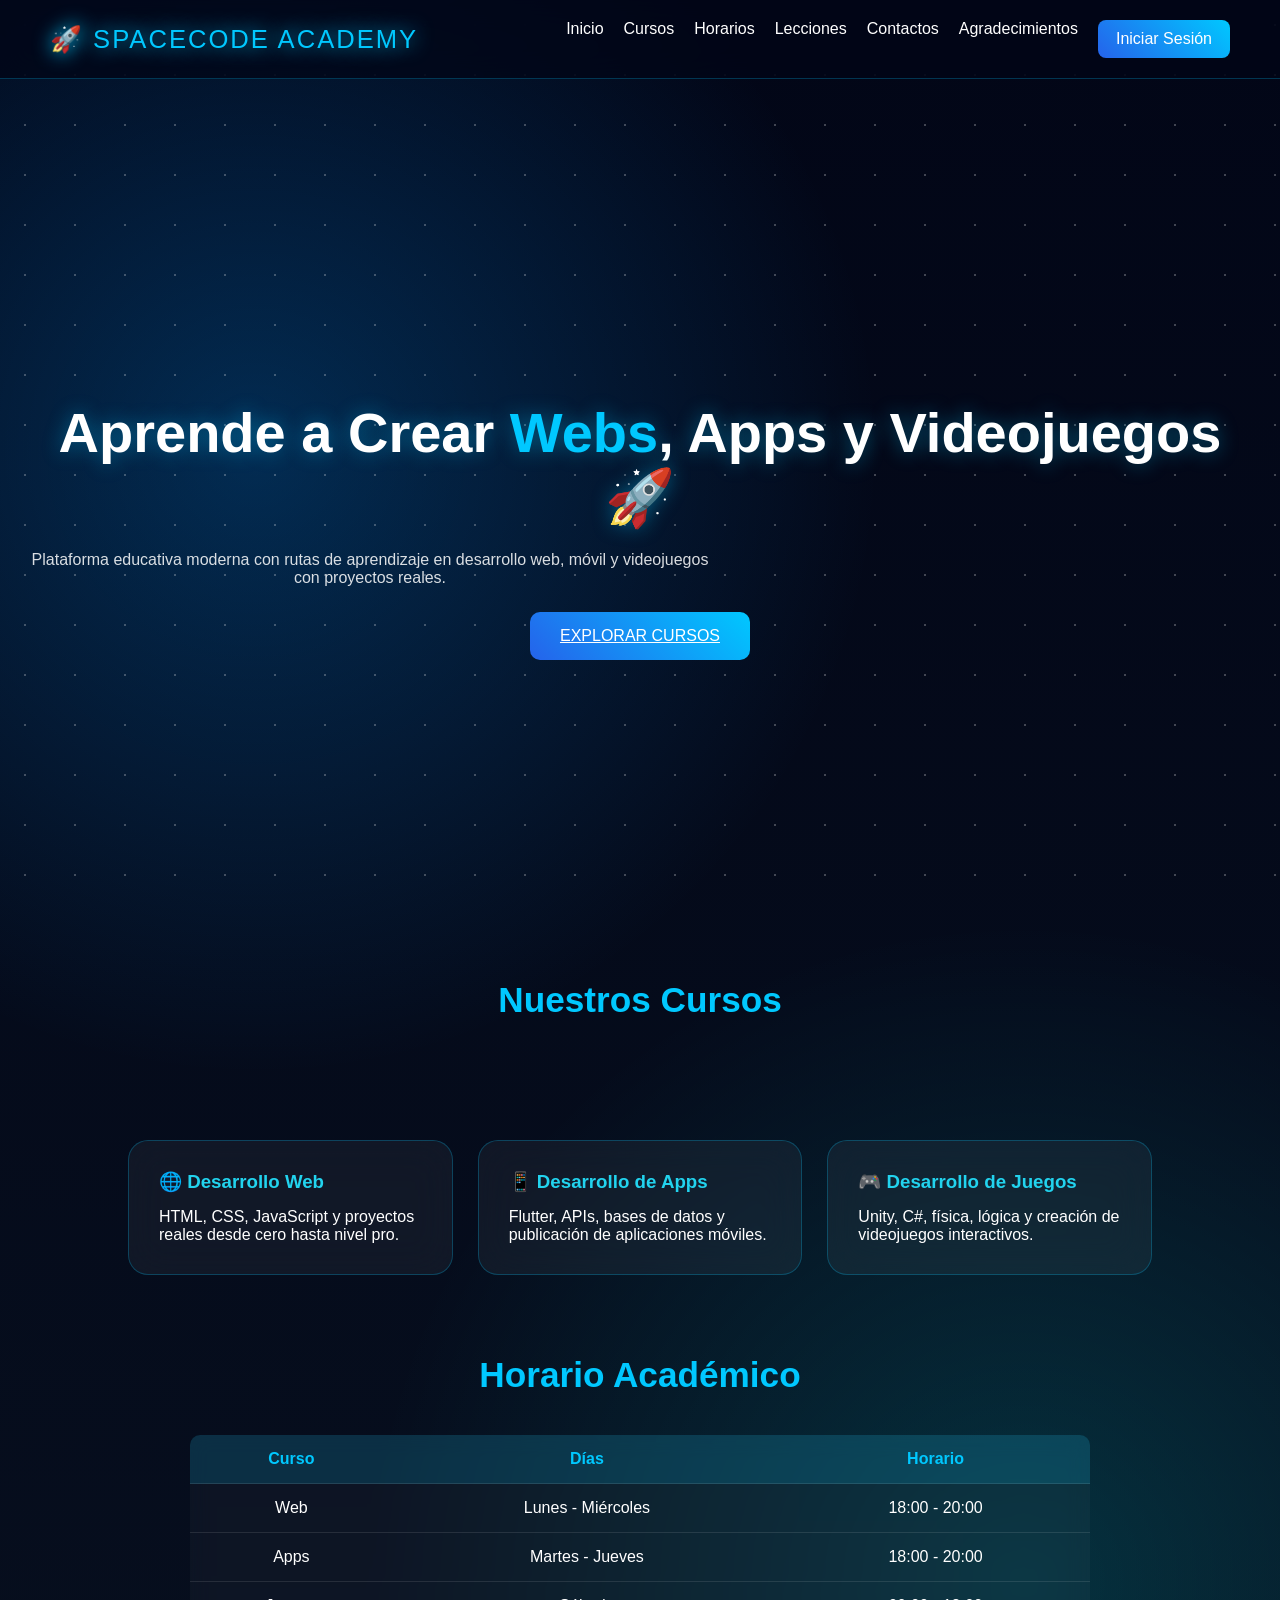
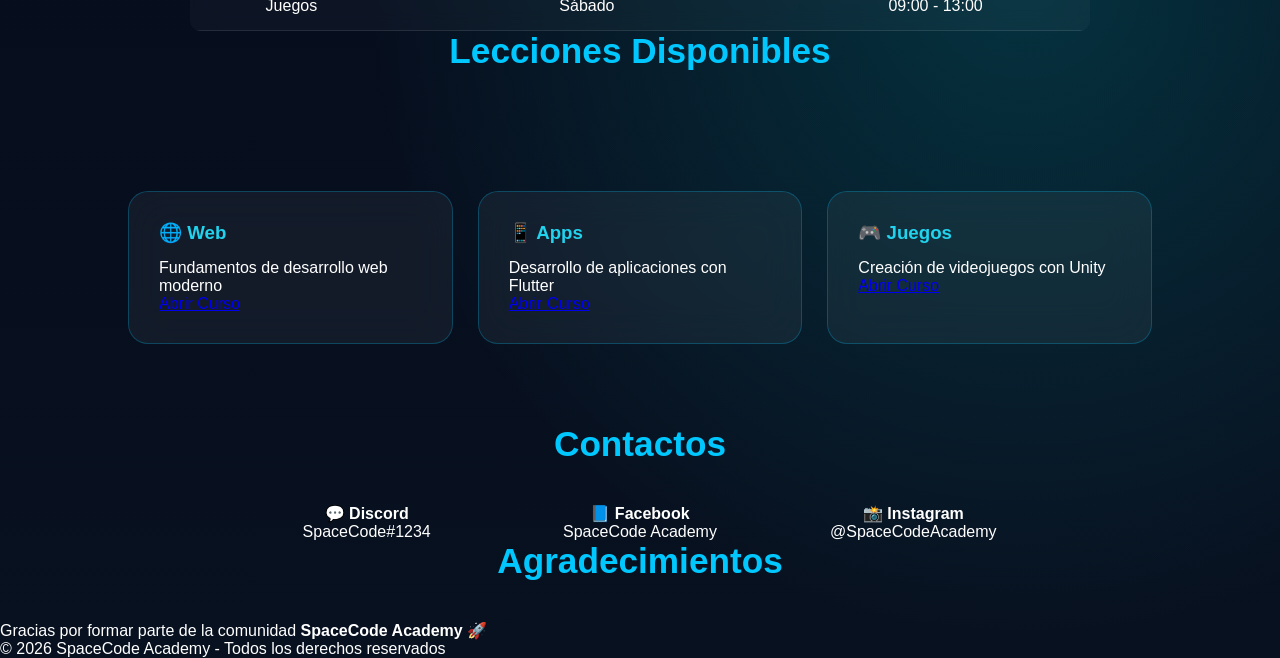
<file: index.html>
<!DOCTYPE html>
<html lang="es">

<head>
<meta charset="UTF-8">
<meta name="viewport" content="width=device-width, initial-scale=1.0">
<title>SpaceCode Academy</title>
<link rel="stylesheet" href="estilysh.css">
</head>

<body>

<div class="stars"></div>

<header>

<div class="logo">🚀 SpaceCode Academy</div>

<nav>
<a href="#inicio">Inicio</a>
<a href="#cursos">Cursos</a>
<a href="#horarios">Horarios</a>
<a href="#lecciones">Lecciones</a>
<a href="#contactos">Contactos</a>
<a href="#agradecimientos">Agradecimientos</a>

<a href="login.html" class="login-btn">Iniciar Sesión</a>
</nav>

</header>

<!-- HERO MEJORADO -->
<section id="inicio" class="hero">

<div class="hero-content">

<h1>
Aprende a Crear <span style="color:#00c8ff;">Webs</span>, Apps y Videojuegos 🚀
</h1>

<p>
Plataforma educativa moderna con rutas de aprendizaje en desarrollo web, móvil y videojuegos con proyectos reales.
</p>

<a href="#cursos" class="btn-primary">
Explorar Cursos
</a>

</div>

</section>

<!-- CURSOS -->
<section id="cursos">

<h2>Nuestros Cursos</h2>

<div class="cards">

<div class="card">
<h3>🌐 Desarrollo Web</h3>
<p>HTML, CSS, JavaScript y proyectos reales desde cero hasta nivel pro.</p>
</div>

<div class="card">
<h3>📱 Desarrollo de Apps</h3>
<p>Flutter, APIs, bases de datos y publicación de aplicaciones móviles.</p>
</div>

<div class="card">
<h3>🎮 Desarrollo de Juegos</h3>
<p>Unity, C#, física, lógica y creación de videojuegos interactivos.</p>
</div>

</div>

</section>

<!-- HORARIOS -->
<section id="horarios">

<h2>Horario Académico</h2>

<div style="overflow-x:auto;">

<table>

<tr>
<th>Curso</th>
<th>Días</th>
<th>Horario</th>
</tr>

<tr>
<td>Web</td>
<td>Lunes - Miércoles</td>
<td>18:00 - 20:00</td>
</tr>

<tr>
<td>Apps</td>
<td>Martes - Jueves</td>
<td>18:00 - 20:00</td>
</tr>

<tr>
<td>Juegos</td>
<td>Sábado</td>
<td>09:00 - 13:00</td>
</tr>

</table>

</div>

</section>

<!-- LECCIONES -->
<section id="lecciones">

<h2>Lecciones Disponibles</h2>

<div class="cards">

<div class="card">
<h3>🌐 Web</h3>
<p>Fundamentos de desarrollo web moderno</p>
<a href="leccion_web.html">Abrir Curso</a>
</div>

<div class="card">
<h3>📱 Apps</h3>
<p>Desarrollo de aplicaciones con Flutter</p>
<a href="leccion_apps.html">Abrir Curso</a>
</div>

<div class="card">
<h3>🎮 Juegos</h3>
<p>Creación de videojuegos con Unity</p>
<a href="leccion_juegos.html">Abrir Curso</a>
</div>

</div>

</section>

<!-- CONTACTOS -->
<section id="contactos">

<h2>Contactos</h2>

<div class="contact-grid">

<div>
<strong>💬 Discord</strong><br>
SpaceCode#1234
</div>

<div>
<strong>📘 Facebook</strong><br>
SpaceCode Academy
</div>

<div>
<strong>📸 Instagram</strong><br>
@SpaceCodeAcademy
</div>

</div>

</section>

<!-- AGRADECIMIENTOS -->
<section id="agradecimientos">

<h2>Agradecimientos</h2>

<p>
Gracias por formar parte de la comunidad <strong>SpaceCode Academy 🚀</strong>
</p>

</section>

<footer>

<p>© 2026 SpaceCode Academy - Todos los derechos reservados</p>

</footer>

<script src="Java.js"></script>

</body>
</html>
</file>
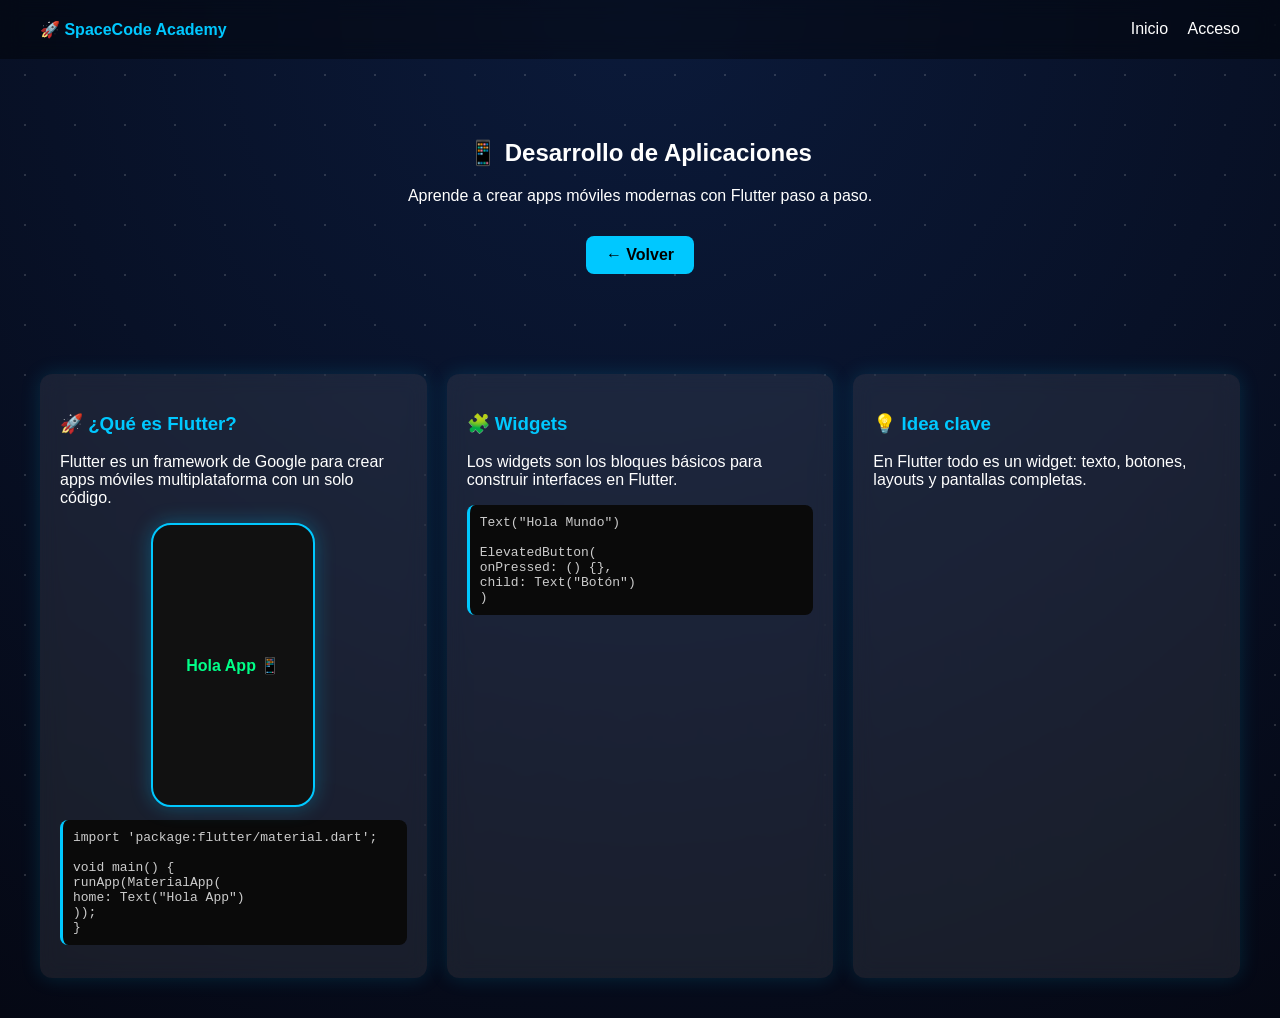
<file: leccion_apps.html>
<!DOCTYPE html>
<html lang="es">

<head>
<meta charset="UTF-8">
<meta name="viewport" content="width=device-width, initial-scale=1.0">
<title>Lección Apps</title>

<style>
body {
margin: 0;
font-family: Arial;
background: radial-gradient(circle at top, #0b1a3a, #050814);
color: white;
}

.stars {
position: fixed;
width: 100%;
height: 100%;
background-image: radial-gradient(white 1px, transparent 1px);
background-size: 50px 50px;
opacity: 0.15;
animation: moveStars 60s linear infinite;
}

@keyframes moveStars {
from { transform: translateY(0); }
to { transform: translateY(-500px); }
}

header {
display: flex;
justify-content: space-between;
padding: 20px 40px;
background: rgba(0,0,0,0.4);
backdrop-filter: blur(10px);
position: relative;
z-index: 2;
}

.logo {
color: #00c8ff;
font-weight: bold;
}

nav a {
color: white;
margin-left: 15px;
text-decoration: none;
}

.lesson-hero {
text-align: center;
padding: 60px 20px;
position: relative;
z-index: 2;
}

.btn-primary {
background: #00c8ff;
padding: 10px 20px;
border-radius: 8px;
color: black;
text-decoration: none;
font-weight: bold;
display: inline-block;
margin-top: 15px;
transition: 0.3s;
}

.btn-primary:hover {
transform: scale(1.05);
}

.cards {
display: grid;
grid-template-columns: repeat(auto-fit, minmax(300px, 1fr));
gap: 20px;
padding: 40px;
position: relative;
z-index: 2;
}

.card {
background: rgba(255,255,255,0.08);
backdrop-filter: blur(10px);
padding: 20px;
border-radius: 12px;
box-shadow: 0 0 20px rgba(0,200,255,0.15);
}

.card h3 {
color: #00c8ff;
}

pre {
background: #0a0a0a;
padding: 10px;
border-radius: 8px;
overflow-x: auto;
border-left: 3px solid #00c8ff;
color: #ccc;
}

.mobile {
display: flex;
justify-content: center;
margin-top: 10px;
}

.phone {
width: 160px;
height: 280px;
border-radius: 20px;
border: 2px solid #00c8ff;
background: #111;
display: flex;
align-items: center;
justify-content: center;
box-shadow: 0 0 20px rgba(0,200,255,0.3);
}

.screen {
color: #00ff88;
font-weight: bold;
}
</style>

</head>

<body>

<div class="stars"></div>

<header>
<div class="logo">🚀 SpaceCode Academy</div>

<nav>
<a href="index.html">Inicio</a>
<a href="login.html">Acceso</a>
</nav>
</header>

<section class="lesson-hero">
<h1>📱 Desarrollo de Aplicaciones</h1>
<p>
Aprende a crear apps móviles modernas con Flutter paso a paso.
</p>

<a href="index.html" class="btn-primary">← Volver</a>
</section>

<section class="cards">

<div class="card">

<h3>🚀 ¿Qué es Flutter?</h3>

<p>
Flutter es un framework de Google para crear apps móviles multiplataforma con un solo código.
</p>

<div class="mobile">
<div class="phone">
<div class="screen">Hola App 📱</div>
</div>
</div>

<pre>
import 'package:flutter/material.dart';

void main() {
runApp(MaterialApp(
home: Text("Hola App")
));
}
</pre>

</div>

<div class="card">

<h3>🧩 Widgets</h3>

<p>
Los widgets son los bloques básicos para construir interfaces en Flutter.
</p>

<pre>
Text("Hola Mundo")

ElevatedButton(
onPressed: () {},
child: Text("Botón")
)
</pre>

</div>

<div class="card">

<h3>💡 Idea clave</h3>

<p>
En Flutter todo es un widget: texto, botones, layouts y pantallas completas.
</p>

</div>

</section>

</body>
</html>
</file>
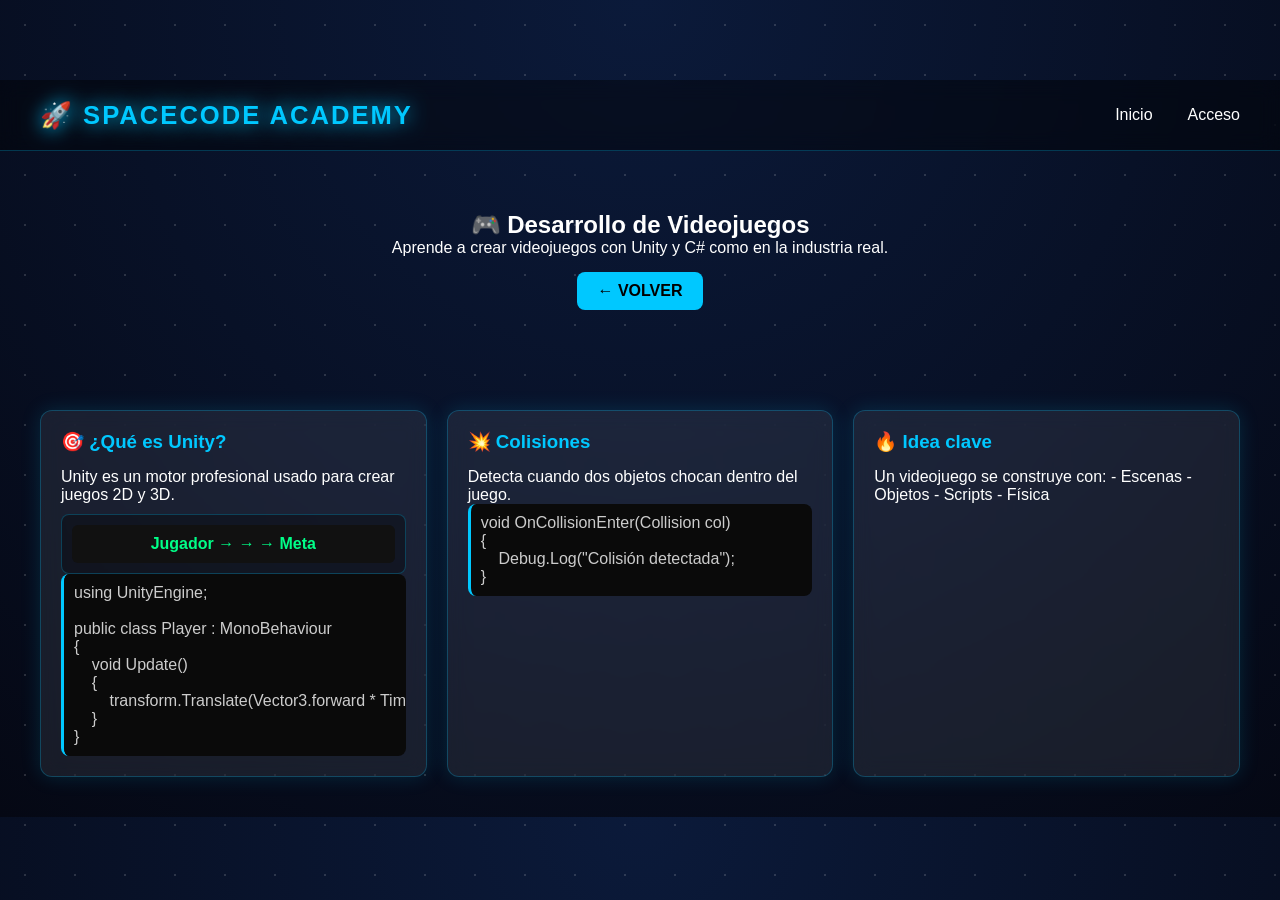
<file: leccion_juegos.html>
<!DOCTYPE html>
<html lang="es">

<head>
<meta charset="UTF-8">
<meta name="viewport" content="width=device-width, initial-scale=1.0">
<title>Lección Juegos</title>
<link rel="stylesheet" href="estilysh.css">

<style>
body {
margin: 0;
font-family: Arial;
background: radial-gradient(circle at top, #0b1a3a, #050814);
color: white;
}

.stars {
position: fixed;
width: 100%;
height: 100%;
background-image: radial-gradient(white 1px, transparent 1px);
background-size: 50px 50px;
opacity: 0.15;
animation: moveStars 60s linear infinite;
}

@keyframes moveStars {
from { transform: translateY(0); }
to { transform: translateY(-500px); }
}

header {
display: flex;
justify-content: space-between;
padding: 20px 40px;
background: rgba(0,0,0,0.4);
backdrop-filter: blur(10px);
position: relative;
z-index: 2;
}

.logo {
font-weight: bold;
color: #00c8ff;
}

nav a {
color: white;
margin-left: 15px;
text-decoration: none;
}

.lesson-hero {
text-align: center;
padding: 60px 20px;
position: relative;
z-index: 2;
}

.btn-primary {
background: #00c8ff;
padding: 10px 20px;
border-radius: 8px;
color: black;
text-decoration: none;
font-weight: bold;
display: inline-block;
margin-top: 15px;
transition: 0.3s;
}

.btn-primary:hover {
transform: scale(1.05);
}

.cards {
display: grid;
grid-template-columns: repeat(auto-fit, minmax(300px, 1fr));
gap: 20px;
padding: 40px;
position: relative;
z-index: 2;
}

.card {
background: rgba(255,255,255,0.08);
backdrop-filter: blur(10px);
padding: 20px;
border-radius: 12px;
box-shadow: 0 0 20px rgba(0,200,255,0.15);
}

.card h3 {
color: #00c8ff;
}

.preview {
background: rgba(0,0,0,0.3);
padding: 10px;
border-radius: 8px;
margin-top: 10px;
}

.game {
padding: 10px;
background: #111;
border-radius: 6px;
text-align: center;
font-weight: bold;
color: #00ff88;
}

pre {
background: #0a0a0a;
padding: 10px;
border-radius: 8px;
overflow-x: auto;
color: #ccc;
border-left: 3px solid #00c8ff;
}
</style>

</head>

<body>

<div class="stars"></div>

<header>
<div class="logo">🚀 SpaceCode Academy</div>

<nav>
<a href="index.html">Inicio</a>
<a href="login.html">Acceso</a>
</nav>
</header>

<section class="lesson-hero">
<h1>🎮 Desarrollo de Videojuegos</h1>
<p>
Aprende a crear videojuegos con Unity y C# como en la industria real.
</p>

<a href="index.html" class="btn-primary">← Volver</a>
</section>

<section class="cards">

<div class="card">

<h3>🎯 ¿Qué es Unity?</h3>

<p>
Unity es un motor profesional usado para crear juegos 2D y 3D.
</p>

<div class="preview">
<div class="game">
Jugador → → → Meta
</div>
</div>

<pre>
using UnityEngine;

public class Player : MonoBehaviour
{
    void Update()
    {
        transform.Translate(Vector3.forward * Time.deltaTime);
    }
}
</pre>

</div>

<div class="card">

<h3>💥 Colisiones</h3>

<p>
Detecta cuando dos objetos chocan dentro del juego.
</p>

<pre>
void OnCollisionEnter(Collision col)
{
    Debug.Log("Colisión detectada");
}
</pre>

</div>

<div class="card">

<h3>🔥 Idea clave</h3>

<p>
Un videojuego se construye con:
- Escenas
- Objetos
- Scripts
- Física
</p>

</div>

</section>

</body>
</html>
</file>
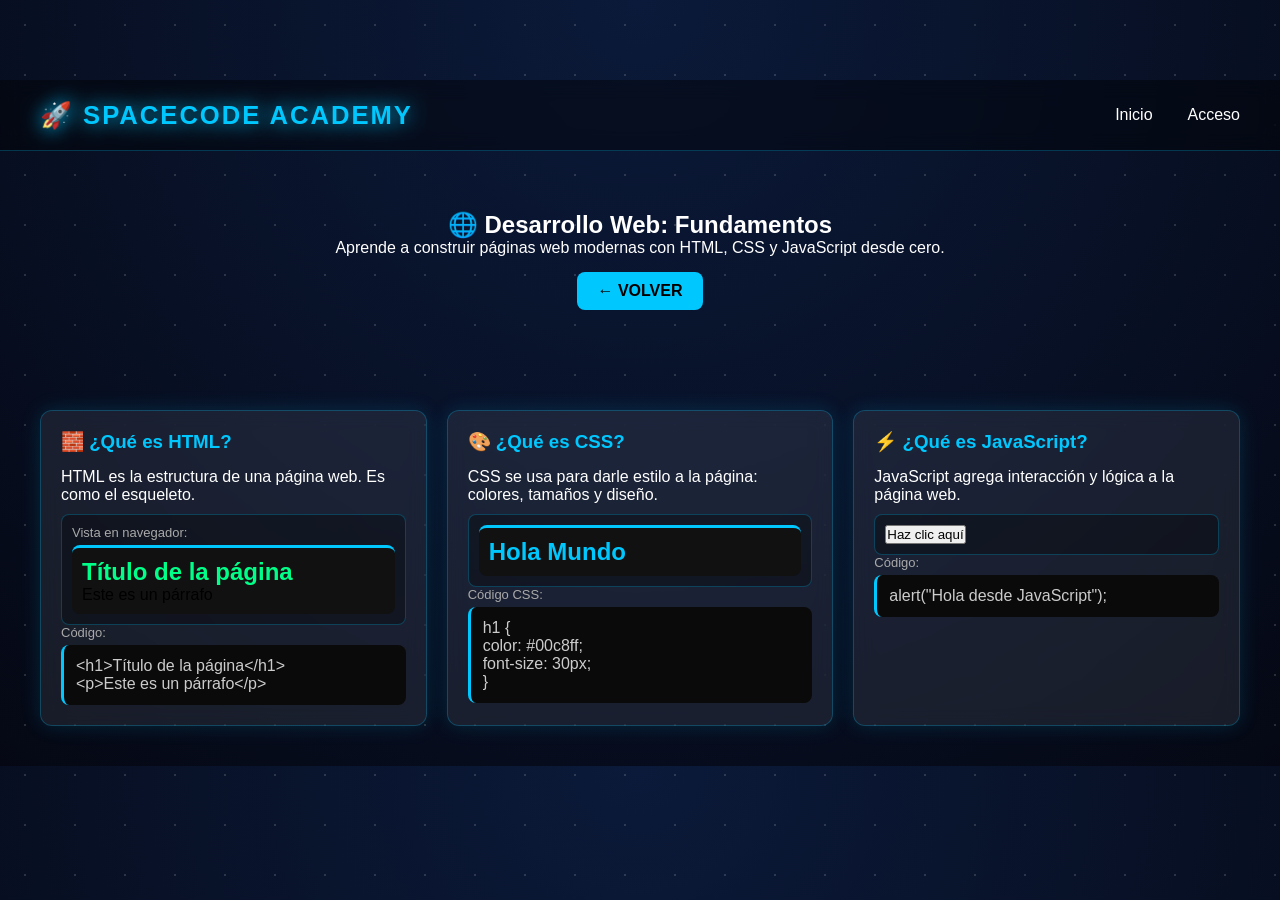
<file: leccion_web.html>
<!DOCTYPE html>
<html lang="es">

<head>
<meta charset="UTF-8">
<meta name="viewport" content="width=device-width, initial-scale=1.0">
<title>Lección Web</title>
<link rel="stylesheet" href="estilysh.css">

<style>
body {
margin: 0;
font-family: Arial;
background: radial-gradient(circle at top, #0b1a3a, #050814);
color: white;
}

.stars {
position: fixed;
width: 100%;
height: 100%;
background-image: radial-gradient(white 1px, transparent 1px);
background-size: 50px 50px;
opacity: 0.15;
animation: moveStars 60s linear infinite;
}

@keyframes moveStars {
from { transform: translateY(0); }
to { transform: translateY(-500px); }
}

header {
display: flex;
justify-content: space-between;
padding: 20px 40px;
background: rgba(0,0,0,0.4);
backdrop-filter: blur(10px);
position: relative;
z-index: 2;
}

.logo {
color: #00c8ff;
font-weight: bold;
}

nav a {
color: white;
margin-left: 15px;
text-decoration: none;
}

.lesson-hero {
text-align: center;
padding: 60px 20px;
position: relative;
z-index: 2;
}

.btn-primary {
background: #00c8ff;
padding: 10px 20px;
border-radius: 8px;
color: black;
text-decoration: none;
font-weight: bold;
display: inline-block;
margin-top: 15px;
transition: 0.3s;
}

.btn-primary:hover {
transform: scale(1.05);
}

.cards {
display: grid;
grid-template-columns: repeat(auto-fit, minmax(300px, 1fr));
gap: 20px;
padding: 40px;
position: relative;
z-index: 2;
}

.card {
background: rgba(255,255,255,0.08);
backdrop-filter: blur(10px);
padding: 20px;
border-radius: 12px;
box-shadow: 0 0 20px rgba(0,200,255,0.15);
}

.card h3 {
color: #00c8ff;
}

.preview {
background: rgba(0,0,0,0.3);
padding: 10px;
border-radius: 8px;
margin-top: 10px;
}

.browser {
background: #111;
padding: 10px;
border-radius: 8px;
border-top: 3px solid #00c8ff;
}

pre {
background: #0a0a0a;
padding: 12px;
border-radius: 8px;
overflow-x: auto;
border-left: 3px solid #00c8ff;
color: #ccc;
}

.tag {
color: #00ff88;
font-weight: bold;
}

.code-title {
color: #aaa;
font-size: 13px;
margin-bottom: 5px;
}
</style>

</head>

<body>

<div class="stars"></div>

<header>
<div class="logo">🚀 SpaceCode Academy</div>

<nav>
<a href="index.html">Inicio</a>
<a href="login.html">Acceso</a>
</nav>
</header>

<section class="lesson-hero">
<h1>🌐 Desarrollo Web: Fundamentos</h1>
<p>
Aprende a construir páginas web modernas con HTML, CSS y JavaScript desde cero.
</p>

<a href="index.html" class="btn-primary">← Volver</a>
</section>

<section class="cards">

<!-- HTML -->
<div class="card">

<h3>🧱 ¿Qué es HTML?</h3>

<p>
HTML es la estructura de una página web. Es como el esqueleto.
</p>

<div class="preview">
<div class="code-title">Vista en navegador:</div>
<div class="browser">
<h1 class="tag">Título de la página</h1>
<p>Este es un párrafo</p>
</div>
</div>

<div class="code-title">Código:</div>
<pre>
&lt;h1&gt;Título de la página&lt;/h1&gt;
&lt;p&gt;Este es un párrafo&lt;/p&gt;
</pre>

</div>

<!-- CSS -->
<div class="card">

<h3>🎨 ¿Qué es CSS?</h3>

<p>
CSS se usa para darle estilo a la página: colores, tamaños y diseño.
</p>

<div class="preview">
<div class="browser">
<h1 style="color:#00c8ff;">Hola Mundo</h1>
</div>
</div>

<div class="code-title">Código CSS:</div>
<pre>
h1 {
color: #00c8ff;
font-size: 30px;
}
</pre>

</div>

<!-- JS -->
<div class="card">

<h3>⚡ ¿Qué es JavaScript?</h3>

<p>
JavaScript agrega interacción y lógica a la página web.
</p>

<div class="preview">
<button onclick="alert('Hola desde JavaScript 🚀')">
Haz clic aquí
</button>
</div>

<div class="code-title">Código:</div>
<pre>
alert("Hola desde JavaScript");
</pre>

</div>

</section>

</body>
</html>
</file>
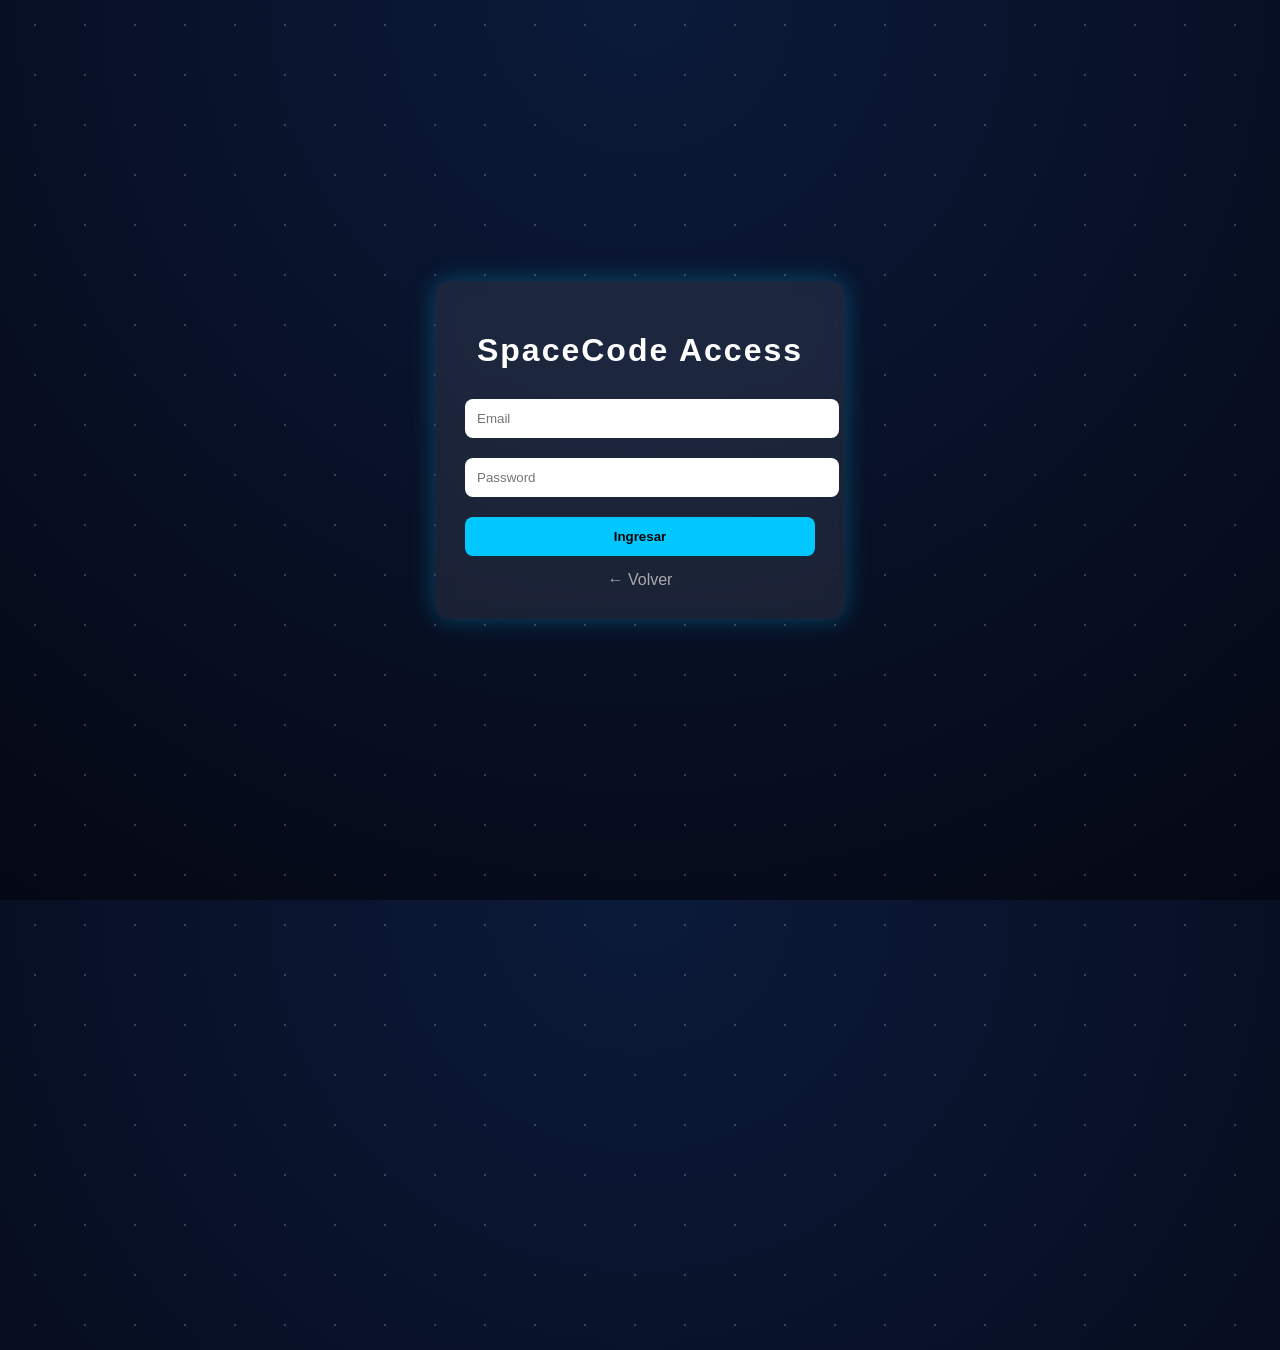
<file: login.html>
<!DOCTYPE html>
<html lang="es">

<head>
<meta charset="UTF-8">
<title>SpaceCode Login</title>

<style>
body {
margin: 0;
font-family: Arial;
height: 100vh;
display: flex;
justify-content: center;
align-items: center;
background: radial-gradient(circle at top, #0b1a3a, #050814);
overflow: hidden;
}

/* estrellas */
body::before {
content: "";
position: absolute;
width: 200%;
height: 200%;
background-image: radial-gradient(white 1px, transparent 1px);
background-size: 50px 50px;
opacity: 0.2;
animation: moveStars 60s linear infinite;
}

@keyframes moveStars {
from { transform: translateY(0); }
to { transform: translateY(-500px); }
}

.login-card {
position: relative;
z-index: 2;
width: 350px;
padding: 30px;
border-radius: 15px;
background: rgba(255,255,255,0.08);
backdrop-filter: blur(10px);
box-shadow: 0 0 25px rgba(0,200,255,0.3);
color: white;
text-align: center;
}

.login-card h1 {
margin-bottom: 20px;
letter-spacing: 2px;
}

input {
width: 100%;
padding: 12px;
margin: 10px 0;
border: none;
border-radius: 8px;
outline: none;
}

button {
width: 100%;
padding: 12px;
margin-top: 10px;
border: none;
border-radius: 8px;
background: #00c8ff;
color: black;
font-weight: bold;
cursor: pointer;
transition: 0.3s;
}

button:hover {
background: #00a6d6;
transform: scale(1.03);
}

button:disabled {
background: gray;
cursor: not-allowed;
}

.error {
color: #ff4d4d;
font-size: 14px;
margin-top: 10px;
}

.back {
display: block;
margin-top: 15px;
color: #aaa;
text-decoration: none;
}

.back:hover {
color: white;
}
</style>

</head>

<body>

<div class="login-card">

<h1> SpaceCode Access</h1>

<input id="email" placeholder="Email">
<input id="password" type="password" placeholder="Password">

<button id="btn" onclick="login()">Ingresar</button>

<div id="msg" class="error"></div>

<a href="index.html" class="back">← Volver</a>

</div>

<script>
async function login() {

const email = document.getElementById("email").value.trim();
const password = document.getElementById("password").value.trim();
const btn = document.getElementById("btn");
const msg = document.getElementById("msg");

msg.innerText = "";

// VALIDACIÓN
if (!email || !password) {
msg.innerText = "Completa todos los campos";
return;
}

// loading
btn.disabled = true;
btn.innerText = "Conectando...";

try {

const res = await fetch("http://localhost:3000/login", {
method: "POST",
headers: { "Content-Type": "application/json" },
body: JSON.stringify({ email, password })
});

const data = await res.json();

if (data.token) {
localStorage.setItem("token", data.token);
btn.innerText = "Acceso concedido ✔";
setTimeout(() => {
window.location.href = "panel.html";
}, 800);
} else {
msg.innerText = data.error || "Credenciales inválidas";
btn.disabled = false;
btn.innerText = "Ingresar";
}

} catch (error) {
msg.innerText = "Error de conexión con el servidor";
btn.disabled = false;
btn.innerText = "Ingresar";
}
}
</script>

</body>
</html>
</file>
<file: estilysh.css>
/* =========================
   🎨 VARIABLES GLOBALES
========================= */
:root{
--space-black:#020617;
--space-dark:#081120;

--neon-blue:#00c8ff;
--electric-blue:#2563eb;
--cyan:#22d3ee;

--glass:rgba(255,255,255,0.05);
--border:rgba(0,200,255,0.25);
}

/* =========================
   RESET
========================= */
*{
margin:0;
padding:0;
box-sizing:border-box;
font-family:'Segoe UI',sans-serif;
}

html{
scroll-behavior:smooth;
}

body{
color:white;
overflow-x:hidden;
background:
radial-gradient(circle at 20% 20%, rgba(0,150,255,.25), transparent 30%),
radial-gradient(circle at 80% 70%, rgba(0,255,255,.15), transparent 35%),
linear-gradient(180deg, var(--space-black), var(--space-dark));
}

/* =========================
   🌌 ESTRELLAS
========================= */
.stars{
position:fixed;
inset:0;
z-index:-2;
background-image:radial-gradient(white 1px, transparent 1px);
background-size:50px 50px;
opacity:.25;
animation:twinkle 6s infinite;
}

@keyframes twinkle{
0%,100%{opacity:.2;}
50%{opacity:.6;}
}

/* =========================
   🪐 PLANETAS
========================= */
.planet{
position:fixed;
border-radius:50%;
z-index:-1;
}

.planet1{
width:260px;
height:260px;
top:80px;
right:-90px;
background:radial-gradient(circle at 30% 30%, #4fc3f7, #020617);
box-shadow:0 0 80px var(--neon-blue);
}

.planet2{
width:160px;
height:160px;
bottom:60px;
left:-50px;
background:radial-gradient(circle at 30% 30%, #22d3ee, #020617);
box-shadow:0 0 60px var(--cyan);
}

/* =========================
   🧭 HEADER
========================= */
header{
position:fixed;
top:0;
width:100%;
display:flex;
justify-content:space-between;
align-items:center;
padding:20px 50px;
background:rgba(2,6,23,.75);
backdrop-filter:blur(15px);
border-bottom:1px solid var(--border);
z-index:1000;
}

.logo{
font-size:1.6rem;
letter-spacing:2px;
text-transform:uppercase;
color:var(--neon-blue);
text-shadow:0 0 20px var(--neon-blue);
}

/* =========================
   🔗 NAV
========================= */
nav{
display:flex;
gap:20px;
flex-wrap:wrap;
}

nav a{
color:white;
text-decoration:none;
transition:.3s;
}

nav a:hover{
color:var(--cyan);
}

.login-btn{
padding:10px 18px;
background:linear-gradient(45deg,var(--electric-blue),var(--neon-blue));
border-radius:8px;
}

/* =========================
   🧠 HERO
========================= */
.hero{
min-height:100vh;
display:flex;
flex-direction:column;
align-items:center;
justify-content:center;
text-align:center;
padding:20px;
}

.hero h1{
font-size:3.5rem;
text-shadow:0 0 20px rgba(0,200,255,.4);
}

.hero p{
margin-top:20px;
opacity:.85;
max-width:700px;
}

/* =========================
   🔘 BOTONES
========================= */
.btn-primary{
display:inline-block;
margin-top:25px;
padding:15px 30px;
background:linear-gradient(45deg,var(--electric-blue),var(--neon-blue));
color:white;
text-transform:uppercase;
border-radius:10px;
transition:.3s;
}

.btn-primary:hover{
transform:translateY(-3px);
box-shadow:0 0 30px var(--neon-blue);
}

/* =========================
   📦 CARDS
========================= */
.cards{
display:grid;
grid-template-columns:repeat(auto-fit,minmax(280px,1fr));
gap:25px;
padding:80px 10%;
}

.card{
background:var(--glass);
backdrop-filter:blur(20px);
border:1px solid var(--border);
border-radius:20px;
padding:30px;
transition:.3s;
position:relative;
overflow:hidden;
}

.card:hover{
transform:translateY(-10px);
border-color:var(--cyan);
}

.card h3{
color:var(--cyan);
margin-bottom:15px;
}

/* =========================
   🖥 PREVIEW
========================= */
.preview{
margin-top:15px;
padding:10px;
border:1px solid var(--border);
border-radius:10px;
background:rgba(0,0,0,.3);
}

.browser{
background:white;
color:black;
padding:10px;
border-radius:5px;
}

/* =========================
   📱 MOBILE SIM
========================= */
.mobile{
width:120px;
height:200px;
border:2px solid var(--neon-blue);
border-radius:15px;
margin:auto;
display:flex;
align-items:center;
justify-content:center;
}

.screen{
color:var(--neon-blue);
}

/* =========================
   🎮 GAME BLOCK
========================= */
.game{
color:var(--cyan);
font-weight:bold;
padding:10px;
}

/* =========================
   🔐 LOGIN
========================= */
.login-container{
height:100vh;
display:flex;
align-items:center;
justify-content:center;
}

.login-card{
width:420px;
background:rgba(0,0,0,.4);
backdrop-filter:blur(20px);
border:1px solid var(--neon-blue);
padding:40px;
border-radius:20px;
}

.login-card h1{
text-align:center;
color:var(--neon-blue);
}

body{
padding-top:80px;
}
.cards{
display:grid;
grid-template-columns:repeat(auto-fit,minmax(280px,1fr));
gap:25px;
align-items:stretch;
}

table{
width:100%;
max-width:900px;
margin:auto;
border-collapse:collapse;
background:rgba(255,255,255,0.03);
backdrop-filter:blur(10px);
border-radius:10px;
overflow:hidden;
}

th, td{
padding:15px;
text-align:center;
border-bottom:1px solid rgba(255,255,255,0.1);
}

th{
background:rgba(0,200,255,0.15);
color:#00c8ff;
}

.contact-grid{
display:grid;
grid-template-columns:repeat(auto-fit,minmax(200px,1fr));
gap:20px;
text-align:center;
max-width:800px;
margin:auto;
}

h2{
text-align:center;
margin-bottom:40px;
font-size:2.2rem;
color:#00c8ff;
}
</file>
